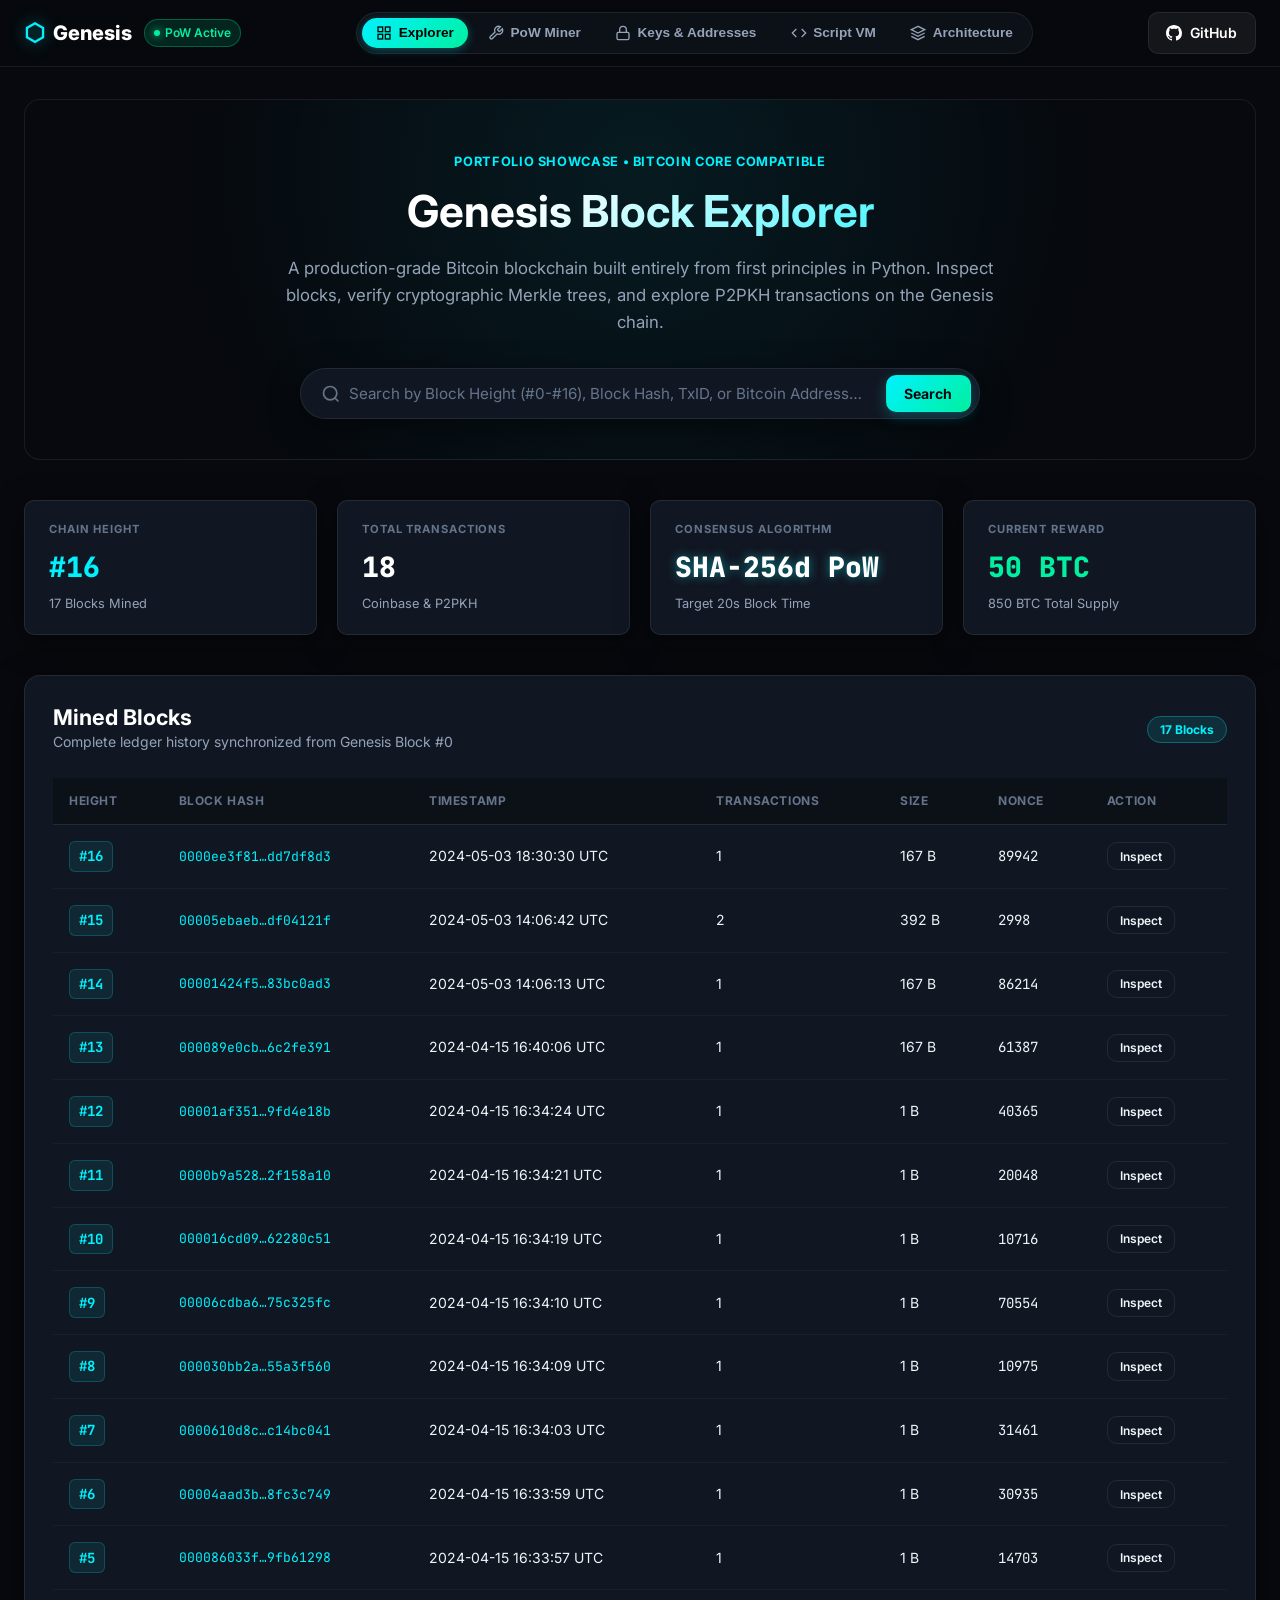
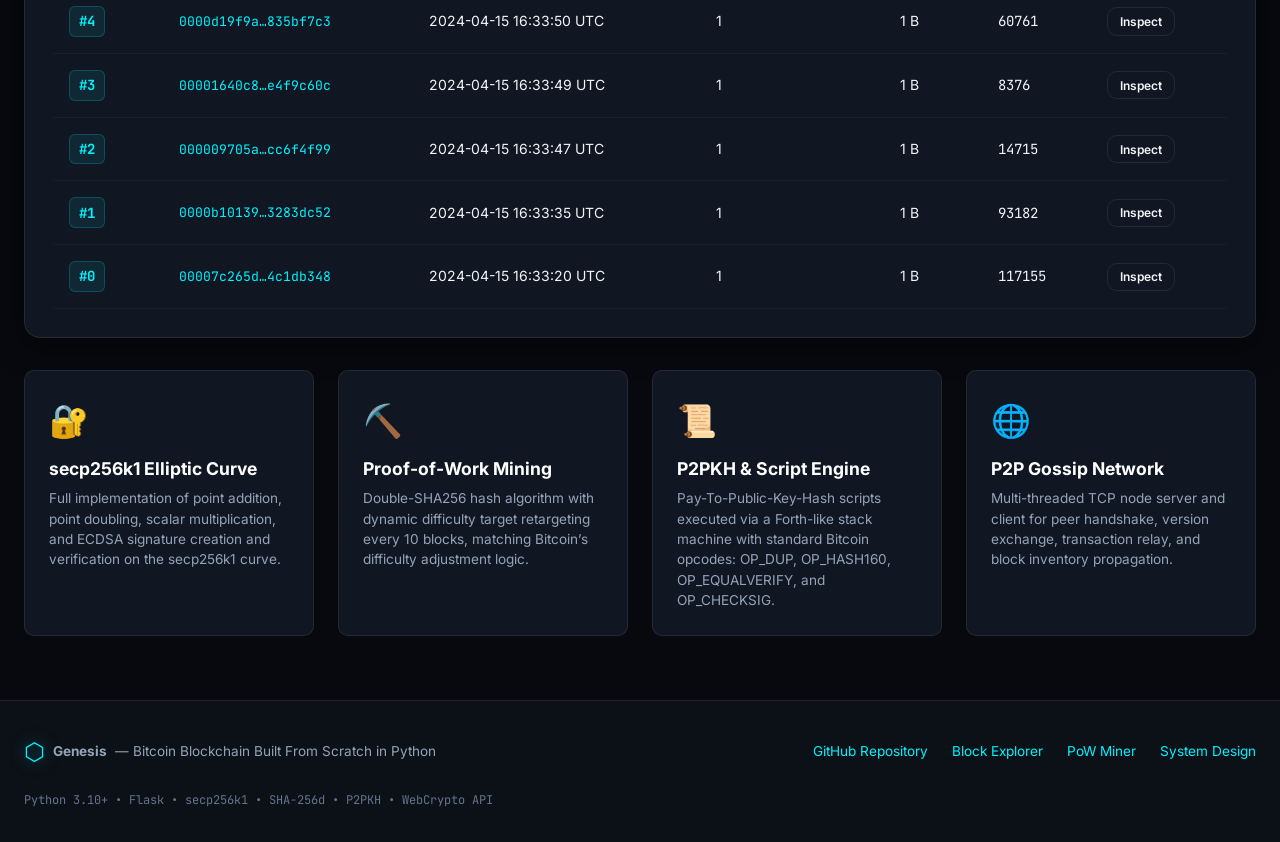
<file: index.html>
<!DOCTYPE html>
<html lang="en">
<head>
  <meta charset="UTF-8" />
  <meta name="viewport" content="width=device-width, initial-scale=1.0" />
  <title>Genesis — Bitcoin Blockchain in Python</title>
  <meta http-equiv="refresh" content="0; url=docs/" />
  <script>
    // Preserve query parameters or hash if any
    const target = 'docs/' + window.location.search + window.location.hash;
    window.location.replace(target);
  </script>
  <style>
    body {
      margin: 0;
      padding: 0;
      min-height: 100vh;
      background: #0b0f19;
      color: #94a3b8;
      font-family: -apple-system, BlinkMacSystemFont, 'Segoe UI', Roboto, sans-serif;
      display: flex;
      flex-direction: column;
      align-items: center;
      justify-content: center;
      text-align: center;
    }
    .card {
      background: #111827;
      border: 1px solid #1f2937;
      border-radius: 12px;
      padding: 2rem 2.5rem;
      max-width: 420px;
      box-shadow: 0 20px 25px -5px rgba(0, 0, 0, 0.5);
    }
    .logo {
      font-size: 2.5rem;
      color: #f59e0b;
      margin-bottom: 0.5rem;
    }
    h1 {
      font-size: 1.25rem;
      color: #f8fafc;
      margin: 0 0 0.5rem 0;
    }
    p {
      font-size: 0.9rem;
      margin: 0 0 1.5rem 0;
    }
    a {
      display: inline-block;
      background: #f59e0b;
      color: #0b0f19;
      padding: 0.65rem 1.25rem;
      border-radius: 8px;
      font-weight: 600;
      text-decoration: none;
      transition: background 0.2s;
    }
    a:hover {
      background: #d97706;
    }
  </style>
</head>
<body>
  <div class="card">
    <div class="logo">⬡</div>
    <h1>Launching Genesis</h1>
    <p>Redirecting to the Genesis Blockchain Explorer...</p>
    <a href="docs/">Click here if not redirected</a>
  </div>
</body>
</html>
</file>
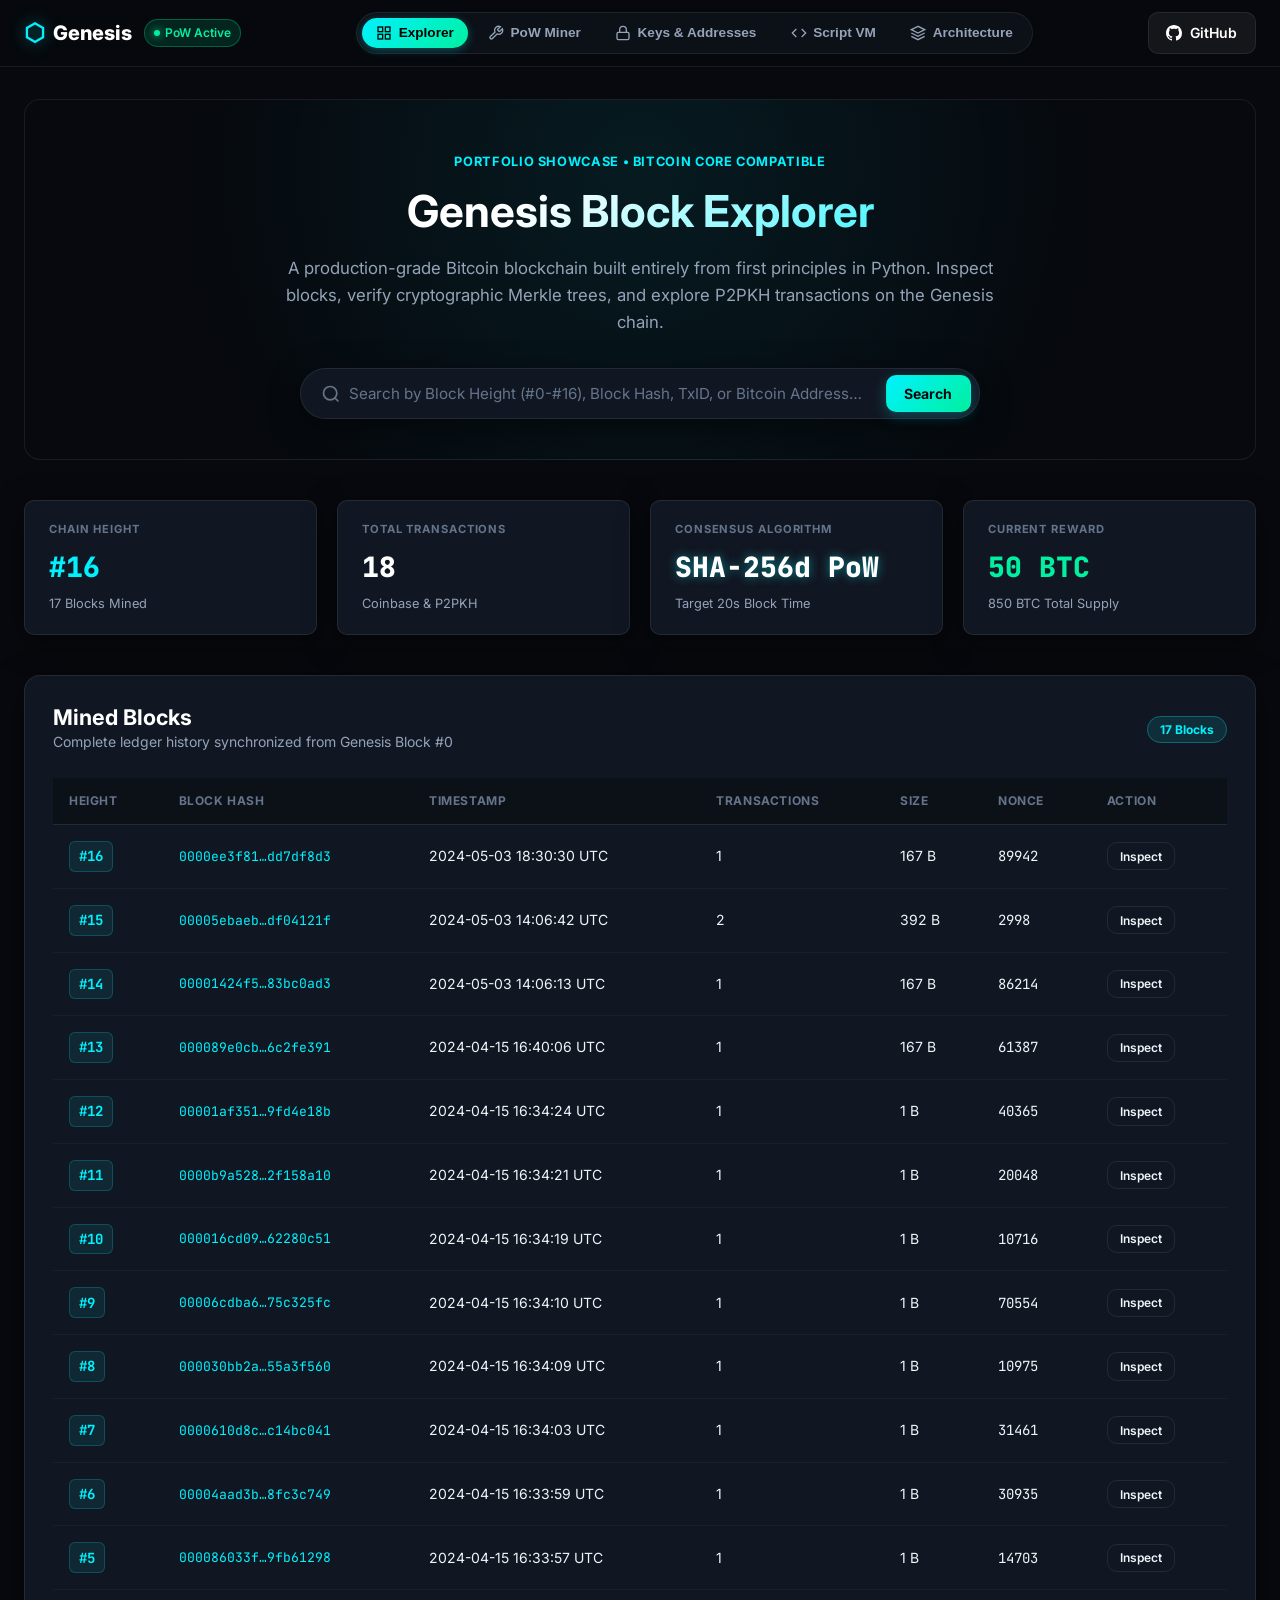
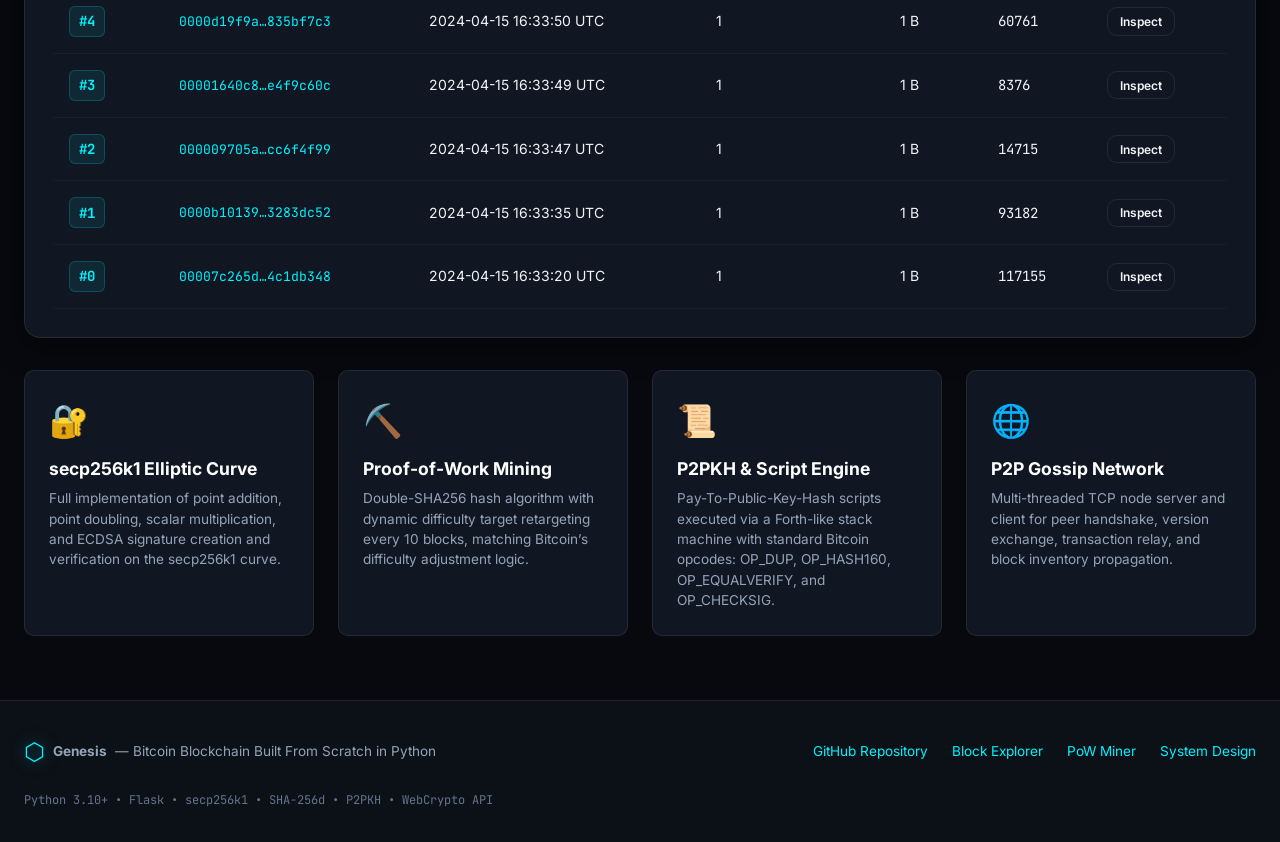
<file: docs/index.html>
<!DOCTYPE html>
<html lang="en">
<head>
  <meta charset="UTF-8" />
  <meta name="viewport" content="width=device-width, initial-scale=1.0" />
  <title>Genesis — Bitcoin Blockchain Built From Scratch in Python</title>
  <meta name="description" content="A complete Bitcoin blockchain implementation built from scratch in Python: secp256k1 ECDSA, SHA-256 proof-of-work mining, P2PKH transactions, UTXO set management, peer-to-peer sync, and real-time block explorer." />
  
  <!-- Open Graph -->
  <meta property="og:title" content="Genesis — Bitcoin Blockchain in Python" />
  <meta property="og:description" content="Complete Bitcoin protocol implementation built from scratch in Python: secp256k1, PoW mining, P2PKH, UTXO, P2P networking." />
  <meta property="og:type" content="website" />

  <!-- Google Fonts -->
  <link rel="preconnect" href="https://fonts.googleapis.com" />
  <link rel="preconnect" href="https://fonts.gstatic.com" crossorigin />
  <link href="https://fonts.googleapis.com/css2?family=Inter:wght@400;500;600;700;800&family=JetBrains+Mono:wght@400;500;600;700&display=swap" rel="stylesheet" />

  <link rel="stylesheet" href="style.css" />
</head>
<body>

  <!-- Top Navigation -->
  <header class="navbar" id="top-navbar">
    <div class="nav-container">
      <div class="nav-brand">
        <a href="#explorer" class="brand-link" id="brand-link">
          <span class="brand-logo" aria-hidden="true">⬡</span>
          <span class="brand-name">Genesis</span>
        </a>
        <span class="brand-badge"><span class="status-dot"></span> PoW Active</span>
      </div>

      <nav class="nav-tabs" aria-label="Main Navigation">
        <button class="nav-tab active" data-tab="explorer" id="tab-btn-explorer">
          <svg width="16" height="16" viewBox="0 0 24 24" fill="none" stroke="currentColor" stroke-width="2"><rect x="3" y="3" width="7" height="7"/><rect x="14" y="3" width="7" height="7"/><rect x="14" y="14" width="7" height="7"/><rect x="3" y="14" width="7" height="7"/></svg>
          Explorer
        </button>
        <button class="nav-tab" data-tab="miner" id="tab-btn-miner">
          <svg width="16" height="16" viewBox="0 0 24 24" fill="none" stroke="currentColor" stroke-width="2"><path d="M14.7 6.3a1 1 0 0 0 0 1.4l1.6 1.6a1 1 0 0 0 1.4 0l3.77-3.77a6 6 0 0 1-7.94 7.94l-6.91 6.91a2.12 2.12 0 0 1-3-3l6.91-6.91a6 6 0 0 1 7.94-7.94l-3.76 3.76z"/></svg>
          PoW Miner
        </button>
        <button class="nav-tab" data-tab="keygen" id="tab-btn-keygen">
          <svg width="16" height="16" viewBox="0 0 24 24" fill="none" stroke="currentColor" stroke-width="2"><rect x="3" y="11" width="18" height="11" rx="2" ry="2"/><path d="M7 11V7a5 5 0 0 1 10 0v4"/></svg>
          Keys & Addresses
        </button>
        <button class="nav-tab" data-tab="scriptvm" id="tab-btn-scriptvm">
          <svg width="16" height="16" viewBox="0 0 24 24" fill="none" stroke="currentColor" stroke-width="2"><polyline points="16 18 22 12 16 6"/><polyline points="8 6 2 12 8 18"/></svg>
          Script VM
        </button>
        <button class="nav-tab" data-tab="architecture" id="tab-btn-architecture">
          <svg width="16" height="16" viewBox="0 0 24 24" fill="none" stroke="currentColor" stroke-width="2"><polygon points="12 2 2 7 12 12 22 7 12 2"/><polyline points="2 17 12 22 22 17"/><polyline points="2 12 12 17 22 12"/></svg>
          Architecture
        </button>
      </nav>

      <div class="nav-actions">
        <a href="https://github.com/MUBIUS/Genesis" target="_blank" rel="noopener noreferrer" class="btn btn-github" id="github-link">
          <svg width="16" height="16" viewBox="0 0 24 24" fill="currentColor"><path d="M12 0C5.37 0 0 5.37 0 12c0 5.31 3.435 9.795 8.205 11.385.6.105.825-.255.825-.57 0-.285-.015-1.23-.015-2.235-3.015.555-3.795-.735-4.035-1.41-.135-.345-.72-1.41-1.23-1.695-.42-.225-1.02-.78-.015-.795.945-.015 1.62.87 1.845 1.23 1.08 1.815 2.805 1.305 3.495.99.105-.78.42-1.305.765-1.605-2.67-.3-5.46-1.335-5.46-5.925 0-1.305.465-2.385 1.23-3.225-.12-.3-.54-1.53.12-3.18 0 0 1.005-.315 3.3 1.23.96-.27 1.98-.405 3-.405s2.04.135 3 .405c2.295-1.56 3.3-1.23 3.3-1.23.66 1.65.24 2.88.12 3.18.765.84 1.23 1.905 1.23 3.225 0 4.605-2.805 5.625-5.475 5.925.435.375.81 1.095.81 2.22 0 1.605-.015 2.895-.015 3.3 0 .315.225.69.825.57A12.02 12.02 0 0 0 24 12c0-6.63-5.37-12-12-12z"/></svg>
          GitHub
        </a>
      </div>
    </div>
  </header>

  <!-- Main Content Areas -->
  <main class="main-wrapper" id="main-content">

    <!-- ============================================================== -->
    <!-- TAB 1: BLOCK EXPLORER -->
    <!-- ============================================================== -->
    <section class="tab-pane active" id="pane-explorer">
      
      <!-- Hero Banner -->
      <div class="hero-section">
        <div class="hero-glow"></div>
        <div class="hero-content">
          <div class="hero-tag">Portfolio Showcase • Bitcoin Core Compatible</div>
          <h1 class="hero-title">Genesis Block Explorer</h1>
          <p class="hero-subtitle">
            A production-grade Bitcoin blockchain built entirely from first principles in Python. Inspect blocks, verify cryptographic Merkle trees, and explore P2PKH transactions on the Genesis chain.
          </p>

          <!-- Search Bar -->
          <div class="search-box">
            <svg class="search-icon" width="20" height="20" viewBox="0 0 24 24" fill="none" stroke="currentColor" stroke-width="2"><circle cx="11" cy="11" r="8"/><line x1="21" y1="21" x2="16.65" y2="16.65"/></svg>
            <input type="text" id="chain-search-input" placeholder="Search by Block Height (#0-#16), Block Hash, TxID, or Bitcoin Address…" aria-label="Search blockchain" />
            <button class="btn btn-primary" id="chain-search-btn">Search</button>
          </div>
          <div id="search-feedback" class="search-feedback hidden"></div>
        </div>
      </div>

      <!-- Chain Stats Row -->
      <div class="stats-grid" id="stats-grid">
        <div class="stat-card">
          <div class="stat-meta">CHAIN HEIGHT</div>
          <div class="stat-value text-accent" id="stat-height">#16</div>
          <div class="stat-sub">17 Blocks Mined</div>
        </div>
        <div class="stat-card">
          <div class="stat-meta">TOTAL TRANSACTIONS</div>
          <div class="stat-value" id="stat-txs">18</div>
          <div class="stat-sub">Coinbase & P2PKH</div>
        </div>
        <div class="stat-card">
          <div class="stat-meta">CONSENSUS ALGORITHM</div>
          <div class="stat-value text-glow">SHA-256d PoW</div>
          <div class="stat-sub">Target 20s Block Time</div>
        </div>
        <div class="stat-card">
          <div class="stat-meta">CURRENT REWARD</div>
          <div class="stat-value text-success">50 BTC</div>
          <div class="stat-sub">850 BTC Total Supply</div>
        </div>
      </div>

      <!-- Latest Blocks Table -->
      <div class="card explorer-card">
        <div class="card-header">
          <div>
            <h2 class="card-title">Mined Blocks</h2>
            <p class="card-subtitle">Complete ledger history synchronized from Genesis Block #0</p>
          </div>
          <div class="card-header-badge">
            <span id="block-count-badge">17 Blocks</span>
          </div>
        </div>

        <div class="table-responsive">
          <table class="data-table" id="blocks-table">
            <thead>
              <tr>
                <th scope="col">Height</th>
                <th scope="col">Block Hash</th>
                <th scope="col">Timestamp</th>
                <th scope="col">Transactions</th>
                <th scope="col">Size</th>
                <th scope="col">Nonce</th>
                <th scope="col">Action</th>
              </tr>
            </thead>
            <tbody id="blocks-table-body">
              <!-- Populated via JavaScript -->
            </tbody>
          </table>
        </div>
      </div>

      <!-- Feature Highlight Cards -->
      <div class="features-grid">
        <div class="feature-card">
          <div class="feature-icon">🔐</div>
          <h3>secp256k1 Elliptic Curve</h3>
          <p>Full implementation of point addition, point doubling, scalar multiplication, and ECDSA signature creation and verification on the secp256k1 curve.</p>
        </div>
        <div class="feature-card">
          <div class="feature-icon">⛏️</div>
          <h3>Proof-of-Work Mining</h3>
          <p>Double-SHA256 hash algorithm with dynamic difficulty target retargeting every 10 blocks, matching Bitcoin’s difficulty adjustment logic.</p>
        </div>
        <div class="feature-card">
          <div class="feature-icon">📜</div>
          <h3>P2PKH & Script Engine</h3>
          <p>Pay-To-Public-Key-Hash scripts executed via a Forth-like stack machine with standard Bitcoin opcodes: OP_DUP, OP_HASH160, OP_EQUALVERIFY, and OP_CHECKSIG.</p>
        </div>
        <div class="feature-card">
          <div class="feature-icon">🌐</div>
          <h3>P2P Gossip Network</h3>
          <p>Multi-threaded TCP node server and client for peer handshake, version exchange, transaction relay, and block inventory propagation.</p>
        </div>
      </div>

    </section>

    <!-- ============================================================== -->
    <!-- TAB 2: PROOF-OF-WORK MINING SIMULATOR -->
    <!-- ============================================================== -->
    <section class="tab-pane hidden" id="pane-miner">
      <div class="section-header">
        <div class="hero-tag">Interactive Consensus Engine</div>
        <h2>Proof-of-Work Mining Simulator</h2>
        <p class="section-desc">Experience how Bitcoin miners find valid proof-of-work nonces. The simulator computes double SHA-256 hashes (`SHA256(SHA256(BlockHeader))`) using the browser's hardware-accelerated Web Crypto API.</p>
      </div>

      <div class="miner-layout">
        <div class="card miner-controls-card">
          <h3 class="card-title">Block Configuration</h3>

          <div class="form-group">
            <label for="mine-prev-hash">Previous Block Hash</label>
            <input type="text" id="mine-prev-hash" class="code-input" value="0000ee3f815ecb73154328f91b8dd34be0e602300448333160de2d02dd7df8d3" />
          </div>

          <div class="form-group">
            <label for="mine-payload">Block Transactions / Payload</label>
            <input type="text" id="mine-payload" class="code-input" value="Coinbase: 50 BTC -> 1GenesisMinerRewardAddress" />
          </div>

          <div class="form-group">
            <label for="mine-difficulty">Target Difficulty (Leading Zeros)</label>
            <select id="mine-difficulty" class="select-input">
              <option value="1">1 Zero (0...) — Instant (~16 hashes)</option>
              <option value="2">2 Zeros (00...) — Fast (~256 hashes)</option>
              <option value="3" selected>3 Zeros (000...) — Moderate (~4,096 hashes)</option>
              <option value="4">4 Zeros (0000...) — Hard (~65,536 hashes, Genesis level)</option>
            </select>
          </div>

          <div class="miner-actions">
            <button class="btn btn-primary" id="btn-start-mining">
              <span id="mining-btn-icon">⚡</span> <span id="mining-btn-text">Start Mining</span>
            </button>
            <button class="btn btn-outline" id="btn-reset-mining">Reset Nonce</button>
          </div>
        </div>

        <div class="card miner-status-card">
          <h3 class="card-title">Live Mining Telemetry</h3>
          
          <div class="telemetry-grid">
            <div class="telemetry-item">
              <span class="telemetry-label">CURRENT NONCE</span>
              <span class="telemetry-val text-accent" id="live-nonce">0</span>
            </div>
            <div class="telemetry-item">
              <span class="telemetry-label">HASH RATE</span>
              <span class="telemetry-val" id="live-hashrate">0 H/s</span>
            </div>
            <div class="telemetry-item">
              <span class="telemetry-label">ELAPSED TIME</span>
              <span class="telemetry-val" id="live-elapsed">0.0s</span>
            </div>
            <div class="telemetry-item">
              <span class="telemetry-label">STATUS</span>
              <span class="telemetry-val text-glow" id="live-status">Idle</span>
            </div>
          </div>

          <div class="hash-display">
            <div class="hash-label">LATEST COMPUTED HASH</div>
            <div class="hash-value" id="live-hash">Click 'Start Mining' to begin hashing...</div>
          </div>

          <div class="target-display">
            <div class="hash-label">REQUIRED TARGET PREFIX</div>
            <div class="hash-target text-accent" id="live-target">000...</div>
          </div>

          <div id="mining-success-alert" class="alert alert-success hidden">
            <h4>🎉 Block Mined Successfully!</h4>
            <p id="mining-success-details"></p>
          </div>
        </div>
      </div>
    </section>

    <!-- ============================================================== -->
    <!-- TAB 3: KEYS & ADDRESS GENERATOR -->
    <!-- ============================================================== -->
    <section class="tab-pane hidden" id="pane-keygen">
      <div class="section-header">
        <div class="hero-tag">Cryptographic Foundation</div>
        <h2>Bitcoin Address & Key Generator</h2>
        <p class="section-desc">Generate standard Bitcoin keypairs using secp256k1 elliptic curve multiplication and Base58Check encoding. Observe every cryptographic derivation step from private entropy to public address.</p>
      </div>

      <div class="keygen-layout">
        <div class="card">
          <div class="card-header">
            <h3 class="card-title">Keypair Derivation Pipeline</h3>
            <button class="btn btn-primary" id="btn-generate-keys">Generate New Keypair</button>
          </div>

          <div class="pipeline-steps">
            <div class="pipeline-step">
              <div class="step-num">1</div>
              <div class="step-content">
                <div class="step-title">256-bit Private Key (Secret Exponent \(k\))</div>
                <div class="step-desc">A securely chosen 256-bit scalar within the field range \([1, n-1]\).</div>
                <div class="code-box" id="keygen-privkey">0xeaa5fd408bc3a0b49efdafff43b53eb99f137c4c9b89014643403857ca056183</div>
              </div>
            </div>

            <div class="pipeline-step">
              <div class="step-num">2</div>
              <div class="step-content">
                <div class="step-title">secp256k1 Public Key (\(P = k \times G\))</div>
                <div class="step-desc">Elliptic curve point multiplication using generator point \(G = (G_x, G_y)\).</div>
                <div class="code-box break-all" id="keygen-pubkey">0289ecdc1efcecdea09a9bd7eb8aa7dd5d1a4e7ca337bc07c75e42fcfb7acd3ee2</div>
              </div>
            </div>

            <div class="pipeline-step">
              <div class="step-num">3</div>
              <div class="step-content">
                <div class="step-title">HASH160 (RIPEMD160 ∘ SHA256)</div>
                <div class="step-desc">20-byte cryptographic fingerprint of the public key.</div>
                <div class="code-box" id="keygen-hash160">c88a87311746f34ee64fa13210344b58e2397ddc</div>
              </div>
            </div>

            <div class="pipeline-step">
              <div class="step-num">4</div>
              <div class="step-content">
                <div class="step-title">Base58Check Bitcoin Address</div>
                <div class="step-desc">Mainnet prefix (0x00) + HASH160 + 4-byte checksum, Base58 encoded.</div>
                <div class="code-box text-accent text-lg" id="keygen-address">1LqvrcJzzZgBLFr1vTJX8op9pyJgDLZudF</div>
              </div>
            </div>
          </div>
        </div>

        <div class="card address-card">
          <h3 class="card-title">Generated Address Card</h3>
          <div class="qr-container" id="qr-container">
            <!-- SVG QR code rendered here -->
          </div>
          <div class="address-display">
            <span class="badge badge-accent">Mainnet P2PKH</span>
            <div class="address-string" id="qr-address-label">1LqvrcJzzZgBLFr1vTJX8op9pyJgDLZudF</div>
            <button class="btn btn-outline btn-sm" id="btn-copy-address">Copy Address</button>
          </div>
        </div>
      </div>
    </section>

    <!-- ============================================================== -->
    <!-- TAB 4: SCRIPT VM VISUALIZER -->
    <!-- ============================================================== -->
    <section class="tab-pane hidden" id="pane-scriptvm">
      <div class="section-header">
        <div class="hero-tag">Transaction Execution Virtual Machine</div>
        <h2>P2PKH Script Execution Visualizer</h2>
        <p class="section-desc">Bitcoin verifies transactions using a stack-based script language. Walk through the standard Pay-to-Public-Key-Hash validation process step-by-step.</p>
      </div>

      <div class="scriptvm-layout">
        <div class="card vm-code-card">
          <h3 class="card-title">Script Instructions</h3>
          <div class="script-instruction-list" id="script-instruction-list">
            <div class="script-op-item" data-step="0"><code>&lt;sig&gt;</code> <span class="op-desc">Push ECDSA signature to stack</span></div>
            <div class="script-op-item" data-step="1"><code>&lt;pubKey&gt;</code> <span class="op-desc">Push public key to stack</span></div>
            <div class="script-op-item" data-step="2"><code>OP_DUP</code> <span class="op-desc">Duplicate top stack item</span></div>
            <div class="script-op-item" data-step="3"><code>OP_HASH160</code> <span class="op-desc">Hash top stack item (SHA256 + RIPEMD160)</span></div>
            <div class="script-op-item" data-step="4"><code>&lt;pubKeyHash&gt;</code> <span class="op-desc">Push recipient address hash</span></div>
            <div class="script-op-item" data-step="5"><code>OP_EQUALVERIFY</code> <span class="op-desc">Check hashes match and discard</span></div>
            <div class="script-op-item" data-step="6"><code>OP_CHECKSIG</code> <span class="op-desc">Verify ECDSA signature with public key</span></div>
          </div>

          <div class="vm-controls">
            <button class="btn btn-outline" id="btn-vm-prev" disabled>← Previous Step</button>
            <button class="btn btn-primary" id="btn-vm-next">Next Step →</button>
            <button class="btn btn-outline" id="btn-vm-reset">Reset</button>
          </div>
        </div>

        <div class="card vm-stack-card">
          <h3 class="card-title">Execution Stack</h3>
          <div class="stack-meta">Top of stack is at the top. Condition evaluates to TRUE if stack top is non-zero upon termination.</div>
          
          <div class="stack-container" id="vm-stack-container">
            <div class="stack-item stack-empty">Stack is empty. Click "Next Step" to begin.</div>
          </div>

          <div class="vm-status-box" id="vm-status-box">
            <div class="status-title">Current State: Ready</div>
            <div class="status-msg">Click "Next Step" to push the unlocking script onto the execution stack.</div>
          </div>
        </div>
      </div>
    </section>

    <!-- ============================================================== -->
    <!-- TAB 5: ARCHITECTURE & SYSTEM DESIGN -->
    <!-- ============================================================== -->
    <section class="tab-pane hidden" id="pane-architecture">
      <div class="section-header">
        <div class="hero-tag">System Design & Specifications</div>
        <h2>Genesis Architecture & Implementation Details</h2>
        <p class="section-desc">Comprehensive breakdown of how Genesis implements Bitcoin Core specifications in pure Python.</p>
      </div>

      <div class="arch-grid">
        <div class="card arch-card">
          <h3>1. Cryptographic Primitive Layer</h3>
          <p>Implements finite field arithmetic modulo the secp256k1 prime \(p = 2^{256} - 2^{32} - 977\). Points on the curve satisfy \(y^2 = x^3 + 7 \pmod p\).</p>
          <ul class="arch-list">
            <li><strong>FieldElement:</strong> Modular addition, subtraction, multiplication, and inverse using Fermat's Little Theorem.</li>
            <li><strong>Point:</strong> Group law operations (point doubling, distinct point addition, point at infinity).</li>
            <li><strong>ECDSA Signatures:</strong> Deterministic nonce generation (RFC 6979) and DER encoding.</li>
            <li><strong>Base58Check:</strong> Checksummed encoding preventing transcription typos in Bitcoin addresses.</li>
          </ul>
        </div>

        <div class="card arch-card">
          <h3>2. Block Header & Consensus</h3>
          <p>Every block header is strictly 80 bytes, matching Bitcoin’s canonical binary wire format.</p>
          <ul class="arch-list">
            <li><strong>Version (4 bytes):</strong> Block version integer.</li>
            <li><strong>Previous Block Hash (32 bytes):</strong> Little-endian double-SHA256 pointer.</li>
            <li><strong>Merkle Root (32 bytes):</strong> Cryptographic root of all included transactions.</li>
            <li><strong>Timestamp (4 bytes):</strong> Unix epoch time.</li>
            <li><strong>Bits / Target (4 bytes):</strong> Compact exponent-mantissa difficulty representation.</li>
            <li><strong>Nonce (4 bytes):</strong> Mining counter incremented during proof of work.</li>
          </ul>
        </div>

        <div class="card arch-card">
          <h3>3. UTXO Model & Transactions</h3>
          <p>Unlike account-based ledgers (e.g. Ethereum), Genesis tracks ownership via an unspent transaction output (UTXO) pool.</p>
          <ul class="arch-list">
            <li><strong>Coinbase Transactions:</strong> Special first transaction per block creating 50 new BTC + transaction fees with no prior inputs.</li>
            <li><strong>TxIn & TxOut:</strong> Inputs reference previous output hashes and output indices; outputs specify satoshis and locking scripts.</li>
            <li><strong>Double-Spend Prevention:</strong> Strict UTXO lookup prevents reusing consumed outputs.</li>
          </ul>
        </div>

        <div class="card arch-card">
          <h3>4. Peer-to-Peer Networking</h3>
          <p>A multi-node TCP gossip layer enables decentralized synchronization.</p>
          <ul class="arch-list">
            <li><strong>NetworkEnvelope:</strong> Binary packet wrapper containing magic bytes, command name, payload length, and checksum.</li>
            <li><strong>SyncManager:</strong> Handles block downloads, chain reorganization (longest valid chain rule), and mempool propagation.</li>
            <li><strong>Port Binding:</strong> Multi-process architecture running mining, networking, and the web UI concurrently.</li>
          </ul>
        </div>
      </div>
    </section>

  </main>

  <!-- Modal for Block Details -->
  <div class="modal hidden" id="block-modal" role="dialog" aria-modal="true" aria-labelledby="modal-title">
    <div class="modal-backdrop" id="modal-backdrop"></div>
    <div class="modal-dialog">
      <div class="modal-header">
        <h3 class="modal-title" id="modal-title">Block Details</h3>
        <button class="modal-close" id="modal-close-btn" aria-label="Close modal">&times;</button>
      </div>
      <div class="modal-body" id="modal-body">
        <!-- Content injected dynamically -->
      </div>
    </div>
  </div>

  <!-- Footer -->
  <footer class="footer">
    <div class="footer-container">
      <div class="footer-left">
        <span class="brand-logo" aria-hidden="true">⬡</span>
        <strong>Genesis</strong> — Bitcoin Blockchain Built From Scratch in Python
      </div>
      <div class="footer-links">
        <a href="https://github.com/MUBIUS/Genesis" target="_blank" rel="noopener noreferrer">GitHub Repository</a>
        <a href="#explorer" onclick="document.getElementById('tab-btn-explorer').click()">Block Explorer</a>
        <a href="#miner" onclick="document.getElementById('tab-btn-miner').click()">PoW Miner</a>
        <a href="#architecture" onclick="document.getElementById('tab-btn-architecture').click()">System Design</a>
      </div>
      <div class="footer-tech">
        Python 3.10+ • Flask • secp256k1 • SHA-256d • P2PKH • WebCrypto API
      </div>
    </div>
  </footer>

  <script src="app.js"></script>
</body>
</html>
</file>
<file: docs/style.css>
/* ==========================================================================
   Genesis — GitHub Pages Interactive Showcase & Explorer
   Fintech Dark Aesthetic • Obsidian & Neon Cyan/Emerald Palette
   ========================================================================== */

:root {
  --bg-primary: #07090e;
  --bg-secondary: #0c1017;
  --bg-card: #111722;
  --bg-card-hover: #161e2c;
  --bg-surface: #1a2334;

  --accent-cyan: #00f2fe;
  --accent-green: #00f0a0;
  --accent-blue: #4facfe;
  --accent-purple: #9d4edd;
  --accent-amber: #f7b731;
  --accent-red: #ff5252;

  --text-primary: #f0f4f8;
  --text-secondary: #94a3b8;
  --text-muted: #64748b;

  --border-subtle: rgba(255, 255, 255, 0.08);
  --border-glow: rgba(0, 242, 254, 0.3);

  --font-sans: 'Inter', -apple-system, BlinkMacSystemFont, 'Segoe UI', Roboto, sans-serif;
  --font-mono: 'JetBrains Mono', 'Fira Code', Menlo, Monaco, monospace;

  --radius-sm: 6px;
  --radius-md: 10px;
  --radius-lg: 16px;
  --radius-pill: 9999px;

  --shadow-card: 0 8px 30px rgba(0, 0, 0, 0.5);
  --shadow-glow: 0 0 20px rgba(0, 242, 254, 0.25);
  --transition: all 0.2s cubic-bezier(0.16, 1, 0.3, 1);
}

*, *::before, *::after {
  box-sizing: border-box;
  margin: 0;
  padding: 0;
}

body {
  background-color: var(--bg-primary);
  color: var(--text-primary);
  font-family: var(--font-sans);
  line-height: 1.6;
  -webkit-font-smoothing: antialiased;
  min-height: 100vh;
  display: flex;
  flex-direction: column;
}

/* ==========================================================================
   Typography & Utilities
   ========================================================================== */

h1, h2, h3, h4 {
  font-weight: 700;
  line-height: 1.25;
  color: #fff;
}

a {
  color: var(--accent-cyan);
  text-decoration: none;
  transition: var(--transition);
}

a:hover {
  text-decoration: underline;
  color: var(--accent-green);
}

.text-accent { color: var(--accent-cyan) !important; }
.text-success { color: var(--accent-green) !important; }
.text-glow {
  text-shadow: 0 0 10px rgba(0, 242, 254, 0.5);
}

.mono { font-family: var(--font-mono); }
.break-all { word-break: break-all; }
.text-lg { font-size: 1.15rem; }
.hidden { display: none !important; }

/* ==========================================================================
   Navbar
   ========================================================================== */

.navbar {
  position: sticky;
  top: 0;
  z-index: 100;
  background-color: rgba(7, 9, 14, 0.85);
  backdrop-filter: blur(16px);
  border-bottom: 1px solid var(--border-subtle);
  padding: 0.75rem 1.5rem;
}

.nav-container {
  max-width: 1280px;
  margin: 0 auto;
  display: flex;
  align-items: center;
  justify-content: space-between;
  gap: 1rem;
}

.nav-brand {
  display: flex;
  align-items: center;
  gap: 0.75rem;
}

.brand-link {
  display: flex;
  align-items: center;
  gap: 0.5rem;
  color: #fff;
  font-weight: 800;
  font-size: 1.25rem;
  text-decoration: none;
}

.brand-logo {
  color: var(--accent-cyan);
  font-size: 1.5rem;
  filter: drop-shadow(0 0 8px rgba(0, 242, 254, 0.6));
}

.brand-badge {
  display: inline-flex;
  align-items: center;
  gap: 0.35rem;
  font-size: 0.75rem;
  font-weight: 600;
  padding: 0.2rem 0.55rem;
  background: rgba(0, 240, 160, 0.12);
  border: 1px solid rgba(0, 240, 160, 0.3);
  color: var(--accent-green);
  border-radius: var(--radius-pill);
}

.status-dot {
  width: 6px;
  height: 6px;
  border-radius: 50%;
  background: var(--accent-green);
  box-shadow: 0 0 8px var(--accent-green);
}

.nav-tabs {
  display: flex;
  align-items: center;
  gap: 0.35rem;
  background: var(--bg-secondary);
  padding: 0.3rem;
  border-radius: var(--radius-pill);
  border: 1px solid var(--border-subtle);
}

.nav-tab {
  display: inline-flex;
  align-items: center;
  gap: 0.4rem;
  background: transparent;
  color: var(--text-secondary);
  border: none;
  font-size: 0.85rem;
  font-weight: 600;
  padding: 0.45rem 0.9rem;
  border-radius: var(--radius-pill);
  cursor: pointer;
  transition: var(--transition);
}

.nav-tab:hover {
  color: #fff;
  background: rgba(255, 255, 255, 0.05);
}

.nav-tab.active {
  color: #000;
  background: linear-gradient(135deg, var(--accent-cyan), var(--accent-green));
  font-weight: 700;
  box-shadow: 0 2px 10px rgba(0, 242, 254, 0.3);
}

.btn {
  display: inline-flex;
  align-items: center;
  justify-content: center;
  gap: 0.5rem;
  font-family: var(--font-sans);
  font-weight: 600;
  font-size: 0.875rem;
  padding: 0.55rem 1.1rem;
  border-radius: var(--radius-md);
  border: 1px solid transparent;
  cursor: pointer;
  transition: var(--transition);
  text-decoration: none;
}

.btn-primary {
  background: linear-gradient(135deg, var(--accent-cyan), var(--accent-green));
  color: #07090e;
  font-weight: 700;
  box-shadow: 0 4px 14px rgba(0, 242, 254, 0.25);
}

.btn-primary:hover {
  transform: translateY(-1px);
  box-shadow: 0 6px 20px rgba(0, 242, 254, 0.4);
  color: #000;
  text-decoration: none;
}

.btn-outline {
  background: transparent;
  border: 1px solid var(--border-subtle);
  color: var(--text-primary);
}

.btn-outline:hover {
  border-color: var(--accent-cyan);
  background: rgba(0, 242, 254, 0.06);
  color: var(--accent-cyan);
  text-decoration: none;
}

.btn-github {
  background: rgba(255, 255, 255, 0.06);
  border: 1px solid var(--border-subtle);
  color: #fff;
}

.btn-github:hover {
  background: rgba(255, 255, 255, 0.12);
  color: #fff;
  text-decoration: none;
}

.btn-sm {
  padding: 0.35rem 0.75rem;
  font-size: 0.75rem;
}

/* ==============================================================
   Main Layout & Hero
   ============================================================== */

.main-wrapper {
  max-width: 1280px;
  width: 100%;
  margin: 0 auto;
  padding: 2rem 1.5rem 4rem;
  flex: 1;
}

.tab-pane {
  animation: fadeIn 0.25s ease-out;
}

@keyframes fadeIn {
  from { opacity: 0; transform: translateY(6px); }
  to { opacity: 1; transform: translateY(0); }
}

.hero-section {
  position: relative;
  text-align: center;
  padding: 3rem 1.5rem 2.5rem;
  margin-bottom: 2.5rem;
  overflow: hidden;
  border-radius: var(--radius-lg);
  background: radial-gradient(circle at 50% 20%, rgba(0, 242, 254, 0.08) 0%, transparent 70%);
  border: 1px solid var(--border-subtle);
}

.hero-tag {
  display: inline-block;
  font-size: 0.8rem;
  font-weight: 700;
  letter-spacing: 0.05em;
  text-transform: uppercase;
  color: var(--accent-cyan);
  margin-bottom: 0.75rem;
}

.hero-title {
  font-size: 2.75rem;
  margin-bottom: 1rem;
  background: linear-gradient(135deg, #ffffff 40%, var(--accent-cyan) 85%);
  -webkit-background-clip: text;
  -webkit-text-fill-color: transparent;
}

.hero-subtitle {
  max-width: 720px;
  margin: 0 auto 2rem;
  color: var(--text-secondary);
  font-size: 1.05rem;
}

/* Search Box */
.search-box {
  max-width: 680px;
  margin: 0 auto;
  display: flex;
  align-items: center;
  background: var(--bg-card);
  border: 1px solid var(--border-subtle);
  border-radius: var(--radius-pill);
  padding: 0.4rem 0.5rem 0.4rem 1.25rem;
  box-shadow: var(--shadow-card);
  transition: var(--transition);
}

.search-box:focus-within {
  border-color: var(--accent-cyan);
  box-shadow: var(--shadow-glow);
}

.search-icon {
  color: var(--text-muted);
  flex-shrink: 0;
  margin-right: 0.5rem;
}

.search-box input {
  flex: 1;
  background: transparent;
  border: none;
  outline: none;
  color: #fff;
  font-family: var(--font-sans);
  font-size: 0.95rem;
}

.search-box input::placeholder {
  color: var(--text-muted);
}

.search-feedback {
  max-width: 680px;
  margin: 0.75rem auto 0;
  padding: 0.6rem 1rem;
  border-radius: var(--radius-md);
  font-size: 0.875rem;
  background: rgba(255, 82, 82, 0.12);
  border: 1px solid rgba(255, 82, 82, 0.3);
  color: var(--accent-red);
}

/* ==============================================================
   Stats Bar
   ============================================================== */

.stats-grid {
  display: grid;
  grid-template-columns: repeat(auto-fit, minmax(220px, 1fr));
  gap: 1.25rem;
  margin-bottom: 2.5rem;
}

.stat-card {
  background: var(--bg-card);
  border: 1px solid var(--border-subtle);
  border-radius: var(--radius-md);
  padding: 1.25rem 1.5rem;
  box-shadow: var(--shadow-card);
}

.stat-meta {
  font-size: 0.7rem;
  font-weight: 700;
  letter-spacing: 0.08em;
  color: var(--text-muted);
  margin-bottom: 0.35rem;
}

.stat-value {
  font-size: 1.75rem;
  font-weight: 800;
  font-family: var(--font-mono);
  color: #fff;
}

.stat-sub {
  font-size: 0.8rem;
  color: var(--text-secondary);
  margin-top: 0.25rem;
}

/* ==============================================================
   Card & Tables
   ============================================================== */

.card {
  background: var(--bg-card);
  border: 1px solid var(--border-subtle);
  border-radius: var(--radius-lg);
  padding: 1.75rem;
  box-shadow: var(--shadow-card);
  margin-bottom: 2rem;
}

.card-header {
  display: flex;
  align-items: center;
  justify-content: space-between;
  margin-bottom: 1.5rem;
  flex-wrap: wrap;
  gap: 1rem;
}

.card-title {
  font-size: 1.35rem;
  color: #fff;
}

.card-subtitle {
  font-size: 0.875rem;
  color: var(--text-secondary);
}

.card-header-badge span {
  font-size: 0.75rem;
  font-weight: 700;
  padding: 0.3rem 0.75rem;
  background: rgba(0, 242, 254, 0.1);
  border: 1px solid var(--border-glow);
  color: var(--accent-cyan);
  border-radius: var(--radius-pill);
}

.table-responsive {
  overflow-x: auto;
}

.data-table {
  width: 100%;
  border-collapse: collapse;
  text-align: left;
  font-size: 0.875rem;
}

.data-table th {
  padding: 0.85rem 1rem;
  background: var(--bg-secondary);
  color: var(--text-muted);
  font-weight: 700;
  font-size: 0.75rem;
  letter-spacing: 0.05em;
  text-transform: uppercase;
  border-bottom: 1px solid var(--border-subtle);
}

.data-table td {
  padding: 1rem;
  border-bottom: 1px solid rgba(255, 255, 255, 0.04);
  vertical-align: middle;
}

.data-table tr:hover td {
  background: rgba(255, 255, 255, 0.02);
}

.height-badge {
  display: inline-block;
  font-family: var(--font-mono);
  font-weight: 700;
  color: var(--accent-cyan);
  background: rgba(0, 242, 254, 0.08);
  padding: 0.2rem 0.55rem;
  border-radius: var(--radius-sm);
  border: 1px solid rgba(0, 242, 254, 0.2);
}

.hash-cell {
  font-family: var(--font-mono);
  font-size: 0.82rem;
  color: var(--text-secondary);
  max-width: 200px;
  overflow: hidden;
  text-overflow: ellipsis;
  white-space: nowrap;
}

.hash-link {
  color: var(--text-secondary);
  cursor: pointer;
}

.hash-link:hover {
  color: var(--accent-cyan);
}

/* ==============================================================
   Features Grid
   ============================================================== */

.features-grid {
  display: grid;
  grid-template-columns: repeat(auto-fit, minmax(260px, 1fr));
  gap: 1.5rem;
  margin-top: 1rem;
}

.feature-card {
  background: var(--bg-card);
  border: 1px solid var(--border-subtle);
  border-radius: var(--radius-md);
  padding: 1.5rem;
  transition: var(--transition);
}

.feature-card:hover {
  transform: translateY(-2px);
  border-color: rgba(0, 242, 254, 0.3);
  box-shadow: 0 8px 24px rgba(0, 0, 0, 0.4);
}

.feature-icon {
  font-size: 2rem;
  margin-bottom: 0.75rem;
}

.feature-card h3 {
  font-size: 1.1rem;
  margin-bottom: 0.5rem;
}

.feature-card p {
  font-size: 0.85rem;
  color: var(--text-secondary);
  line-height: 1.5;
}

/* ==============================================================
   PoW Miner Simulator
   ============================================================== */

.miner-layout {
  display: grid;
  grid-template-columns: 1fr 1.25fr;
  gap: 1.5rem;
}

@media (max-width: 900px) {
  .miner-layout {
    grid-template-columns: 1fr;
  }
}

.form-group {
  margin-bottom: 1.25rem;
}

.form-group label {
  display: block;
  font-size: 0.8rem;
  font-weight: 600;
  color: var(--text-secondary);
  margin-bottom: 0.4rem;
}

.code-input, .select-input {
  width: 100%;
  background: var(--bg-secondary);
  border: 1px solid var(--border-subtle);
  color: #fff;
  padding: 0.75rem 1rem;
  border-radius: var(--radius-md);
  font-family: var(--font-mono);
  font-size: 0.875rem;
  outline: none;
  transition: var(--transition);
}

.code-input:focus, .select-input:focus {
  border-color: var(--accent-cyan);
}

.select-input {
  font-family: var(--font-sans);
  cursor: pointer;
}

.miner-actions {
  display: flex;
  gap: 0.75rem;
  margin-top: 1.5rem;
}

.telemetry-grid {
  display: grid;
  grid-template-columns: repeat(2, 1fr);
  gap: 1rem;
  margin-bottom: 1.5rem;
}

.telemetry-item {
  background: var(--bg-secondary);
  padding: 1rem;
  border-radius: var(--radius-md);
  border: 1px solid var(--border-subtle);
}

.telemetry-label {
  display: block;
  font-size: 0.68rem;
  font-weight: 700;
  color: var(--text-muted);
  letter-spacing: 0.05em;
  margin-bottom: 0.25rem;
}

.telemetry-val {
  font-size: 1.35rem;
  font-weight: 800;
  font-family: var(--font-mono);
  color: #fff;
}

.hash-display, .target-display {
  background: var(--bg-secondary);
  padding: 1rem;
  border-radius: var(--radius-md);
  border: 1px solid var(--border-subtle);
  margin-bottom: 1rem;
}

.hash-label {
  font-size: 0.68rem;
  font-weight: 700;
  color: var(--text-muted);
  letter-spacing: 0.05em;
  margin-bottom: 0.35rem;
}

.hash-value, .hash-target {
  font-family: var(--font-mono);
  font-size: 0.85rem;
  word-break: break-all;
  color: var(--text-primary);
}

.alert {
  padding: 1rem 1.25rem;
  border-radius: var(--radius-md);
  margin-top: 1rem;
}

.alert-success {
  background: rgba(0, 240, 160, 0.12);
  border: 1px solid rgba(0, 240, 160, 0.4);
  color: #fff;
}

.alert-success h4 {
  color: var(--accent-green);
  margin-bottom: 0.25rem;
}

/* ==============================================================
   Keygen & Addresses
   ============================================================== */

.keygen-layout {
  display: grid;
  grid-template-columns: 2fr 1fr;
  gap: 1.5rem;
}

@media (max-width: 900px) {
  .keygen-layout {
    grid-template-columns: 1fr;
  }
}

.pipeline-steps {
  display: flex;
  flex-direction: column;
  gap: 1.25rem;
}

.pipeline-step {
  display: flex;
  gap: 1rem;
  background: var(--bg-secondary);
  border: 1px solid var(--border-subtle);
  border-radius: var(--radius-md);
  padding: 1.25rem;
}

.step-num {
  width: 32px;
  height: 32px;
  border-radius: 50%;
  background: linear-gradient(135deg, var(--accent-cyan), var(--accent-green));
  color: #000;
  font-weight: 800;
  font-size: 0.9rem;
  display: flex;
  align-items: center;
  justify-content: center;
  flex-shrink: 0;
}

.step-content {
  flex: 1;
}

.step-title {
  font-weight: 700;
  font-size: 0.95rem;
  color: #fff;
  margin-bottom: 0.25rem;
}

.step-desc {
  font-size: 0.8rem;
  color: var(--text-secondary);
  margin-bottom: 0.5rem;
}

.code-box {
  background: var(--bg-primary);
  border: 1px solid var(--border-subtle);
  border-radius: var(--radius-sm);
  padding: 0.6rem 0.85rem;
  font-family: var(--font-mono);
  font-size: 0.82rem;
  color: var(--text-primary);
}

.address-card {
  text-align: center;
}

.qr-container {
  display: flex;
  align-items: center;
  justify-content: center;
  background: #fff;
  padding: 1.25rem;
  border-radius: var(--radius-md);
  margin: 1.5rem auto;
  max-width: 220px;
}

.qr-container svg {
  width: 180px;
  height: 180px;
}

.address-display {
  display: flex;
  flex-direction: column;
  align-items: center;
  gap: 0.65rem;
}

.badge {
  display: inline-block;
  padding: 0.25rem 0.65rem;
  font-size: 0.72rem;
  font-weight: 700;
  border-radius: var(--radius-pill);
}

.badge-accent {
  background: rgba(0, 242, 254, 0.12);
  color: var(--accent-cyan);
  border: 1px solid var(--border-glow);
}

.address-string {
  font-family: var(--font-mono);
  font-size: 0.875rem;
  color: var(--accent-green);
  word-break: break-all;
}

/* ==============================================================
   Script VM
   ============================================================== */

.scriptvm-layout {
  display: grid;
  grid-template-columns: 1.2fr 1fr;
  gap: 1.5rem;
}

@media (max-width: 900px) {
  .scriptvm-layout {
    grid-template-columns: 1fr;
  }
}

.script-instruction-list {
  display: flex;
  flex-direction: column;
  gap: 0.5rem;
  margin-bottom: 1.5rem;
}

.script-op-item {
  display: flex;
  align-items: center;
  gap: 1rem;
  padding: 0.75rem 1rem;
  background: var(--bg-secondary);
  border: 1px solid var(--border-subtle);
  border-radius: var(--radius-md);
  transition: var(--transition);
}

.script-op-item code {
  font-family: var(--font-mono);
  font-weight: 700;
  color: var(--accent-cyan);
  min-width: 120px;
}

.script-op-item .op-desc {
  font-size: 0.82rem;
  color: var(--text-secondary);
}

.script-op-item.active {
  border-color: var(--accent-green);
  background: rgba(0, 240, 160, 0.08);
}

.script-op-item.active code {
  color: var(--accent-green);
}

.vm-controls {
  display: flex;
  gap: 0.75rem;
}

.stack-meta {
  font-size: 0.8rem;
  color: var(--text-muted);
  margin-bottom: 1rem;
}

.stack-container {
  min-height: 200px;
  background: var(--bg-secondary);
  border: 1px solid var(--border-subtle);
  border-radius: var(--radius-md);
  padding: 1rem;
  display: flex;
  flex-direction: column;
  gap: 0.5rem;
  margin-bottom: 1rem;
}

.stack-item {
  background: var(--bg-card);
  border: 1px solid rgba(0, 242, 254, 0.3);
  padding: 0.6rem 0.85rem;
  border-radius: var(--radius-sm);
  font-family: var(--font-mono);
  font-size: 0.82rem;
  color: #fff;
  animation: stackPush 0.2s ease-out;
}

@keyframes stackPush {
  from { opacity: 0; transform: translateY(-8px); }
  to { opacity: 1; transform: translateY(0); }
}

.stack-empty {
  color: var(--text-muted);
  border: 1px dashed var(--border-subtle);
  text-align: center;
  padding: 2rem;
}

.vm-status-box {
  background: var(--bg-secondary);
  border: 1px solid var(--border-subtle);
  border-radius: var(--radius-md);
  padding: 1rem;
}

.status-title {
  font-weight: 700;
  font-size: 0.85rem;
  color: var(--accent-cyan);
  margin-bottom: 0.25rem;
}

.status-msg {
  font-size: 0.82rem;
  color: var(--text-secondary);
}

/* ==============================================================
   Architecture Grid
   ============================================================== */

.arch-grid {
  display: grid;
  grid-template-columns: repeat(auto-fit, minmax(320px, 1fr));
  gap: 1.5rem;
}

.arch-card h3 {
  color: var(--accent-cyan);
  font-size: 1.15rem;
  margin-bottom: 0.75rem;
}

.arch-card p {
  color: var(--text-secondary);
  font-size: 0.875rem;
  margin-bottom: 1rem;
}

.arch-list {
  list-style: none;
  display: flex;
  flex-direction: column;
  gap: 0.6rem;
  font-size: 0.83rem;
  color: var(--text-secondary);
}

.arch-list strong {
  color: #fff;
}

/* ==============================================================
   Modal
   ============================================================== */

.modal {
  position: fixed;
  inset: 0;
  z-index: 1000;
  display: flex;
  align-items: center;
  justify-content: center;
  padding: 1.5rem;
}

.modal-backdrop {
  position: absolute;
  inset: 0;
  background: rgba(0, 0, 0, 0.8);
  backdrop-filter: blur(8px);
}

.modal-dialog {
  position: relative;
  background: var(--bg-card);
  border: 1px solid var(--border-glow);
  border-radius: var(--radius-lg);
  max-width: 800px;
  width: 100%;
  max-height: 90vh;
  overflow-y: auto;
  box-shadow: 0 20px 50px rgba(0, 0, 0, 0.8);
  padding: 1.75rem;
  z-index: 10;
}

.modal-header {
  display: flex;
  align-items: center;
  justify-content: space-between;
  border-bottom: 1px solid var(--border-subtle);
  padding-bottom: 1rem;
  margin-bottom: 1.25rem;
}

.modal-close {
  background: transparent;
  border: none;
  color: var(--text-secondary);
  font-size: 1.5rem;
  cursor: pointer;
}

.modal-close:hover {
  color: #fff;
}

/* ==============================================================
   Footer
   ============================================================== */

.footer {
  border-top: 1px solid var(--border-subtle);
  background: var(--bg-secondary);
  padding: 2rem 1.5rem;
  margin-top: auto;
}

.footer-container {
  max-width: 1280px;
  margin: 0 auto;
  display: flex;
  align-items: center;
  justify-content: space-between;
  flex-wrap: wrap;
  gap: 1.25rem;
  font-size: 0.85rem;
  color: var(--text-muted);
}

.footer-left {
  display: flex;
  align-items: center;
  gap: 0.5rem;
  color: var(--text-secondary);
}

.footer-links {
  display: flex;
  gap: 1.5rem;
}

.footer-tech {
  font-family: var(--font-mono);
  font-size: 0.75rem;
  color: var(--text-muted);
}

/* ==============================================================
   Responsive Queries
   ============================================================== */

@media (max-width: 768px) {
  .nav-tabs {
    display: none; /* Mobile can use simplified header */
  }

  .hero-title {
    font-size: 2rem;
  }

  .stats-grid {
    grid-template-columns: 1fr 1fr;
  }
}
</file>
